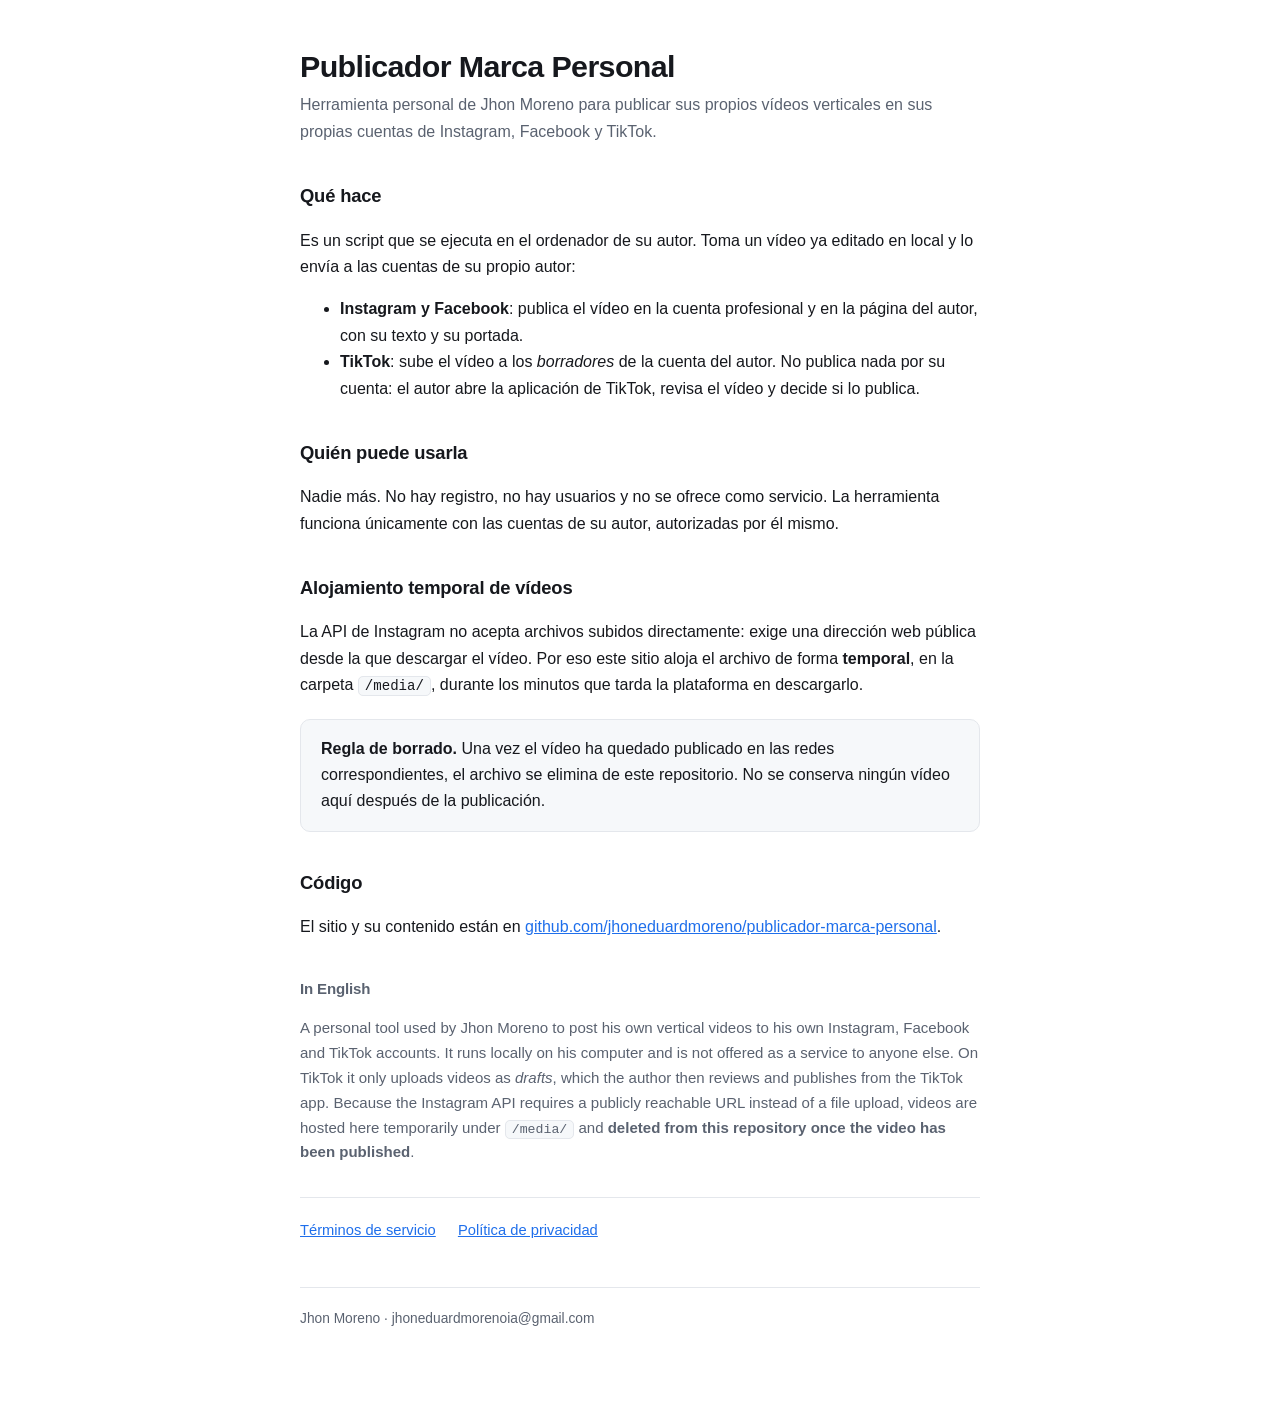
<file: index.html>
<!doctype html>
<html lang="es">
<head>
<meta charset="utf-8">
<meta name="viewport" content="width=device-width, initial-scale=1">
<title>Publicador Marca Personal</title>
<link rel="stylesheet" href="estilo.css">
</head>
<body>
<main>
  <h1>Publicador Marca Personal</h1>
  <p class="sub">Herramienta personal de Jhon Moreno para publicar sus propios vídeos verticales en sus propias cuentas de Instagram, Facebook y TikTok.</p>

  <h2>Qué hace</h2>
  <p>Es un script que se ejecuta en el ordenador de su autor. Toma un vídeo ya editado en local y lo envía a las cuentas de su propio autor:</p>
  <ul>
    <li><strong>Instagram y Facebook</strong>: publica el vídeo en la cuenta profesional y en la página del autor, con su texto y su portada.</li>
    <li><strong>TikTok</strong>: sube el vídeo a los <em>borradores</em> de la cuenta del autor. No publica nada por su cuenta: el autor abre la aplicación de TikTok, revisa el vídeo y decide si lo publica.</li>
  </ul>

  <h2>Quién puede usarla</h2>
  <p>Nadie más. No hay registro, no hay usuarios y no se ofrece como servicio. La herramienta funciona únicamente con las cuentas de su autor, autorizadas por él mismo.</p>

  <h2>Alojamiento temporal de vídeos</h2>
  <p>La API de Instagram no acepta archivos subidos directamente: exige una dirección web pública desde la que descargar el vídeo. Por eso este sitio aloja el archivo de forma <strong>temporal</strong>, en la carpeta <code>/media/</code>, durante los minutos que tarda la plataforma en descargarlo.</p>
  <div class="caja">
    <p><strong>Regla de borrado.</strong> Una vez el vídeo ha quedado publicado en las redes correspondientes, el archivo se elimina de este repositorio. No se conserva ningún vídeo aquí después de la publicación.</p>
  </div>

  <h2>Código</h2>
  <p>El sitio y su contenido están en <a href="https://github.com/jhoneduardmoreno/publicador-marca-personal">github.com/jhoneduardmoreno/publicador-marca-personal</a>.</p>

  <h2 class="en">In English</h2>
  <p class="en">A personal tool used by Jhon Moreno to post his own vertical videos to his own Instagram, Facebook and TikTok accounts. It runs locally on his computer and is not offered as a service to anyone else. On TikTok it only uploads videos as <em>drafts</em>, which the author then reviews and publishes from the TikTok app. Because the Instagram API requires a publicly reachable URL instead of a file upload, videos are hosted here temporarily under <code>/media/</code> and <strong>deleted from this repository once the video has been published</strong>.</p>

  <nav>
    <a href="terminos.html">Términos de servicio</a>
    <a href="privacidad.html">Política de privacidad</a>
  </nav>
  <footer>Jhon Moreno · jhoneduardmorenoia@gmail.com</footer>
</main>
</body>
</html>
</file>
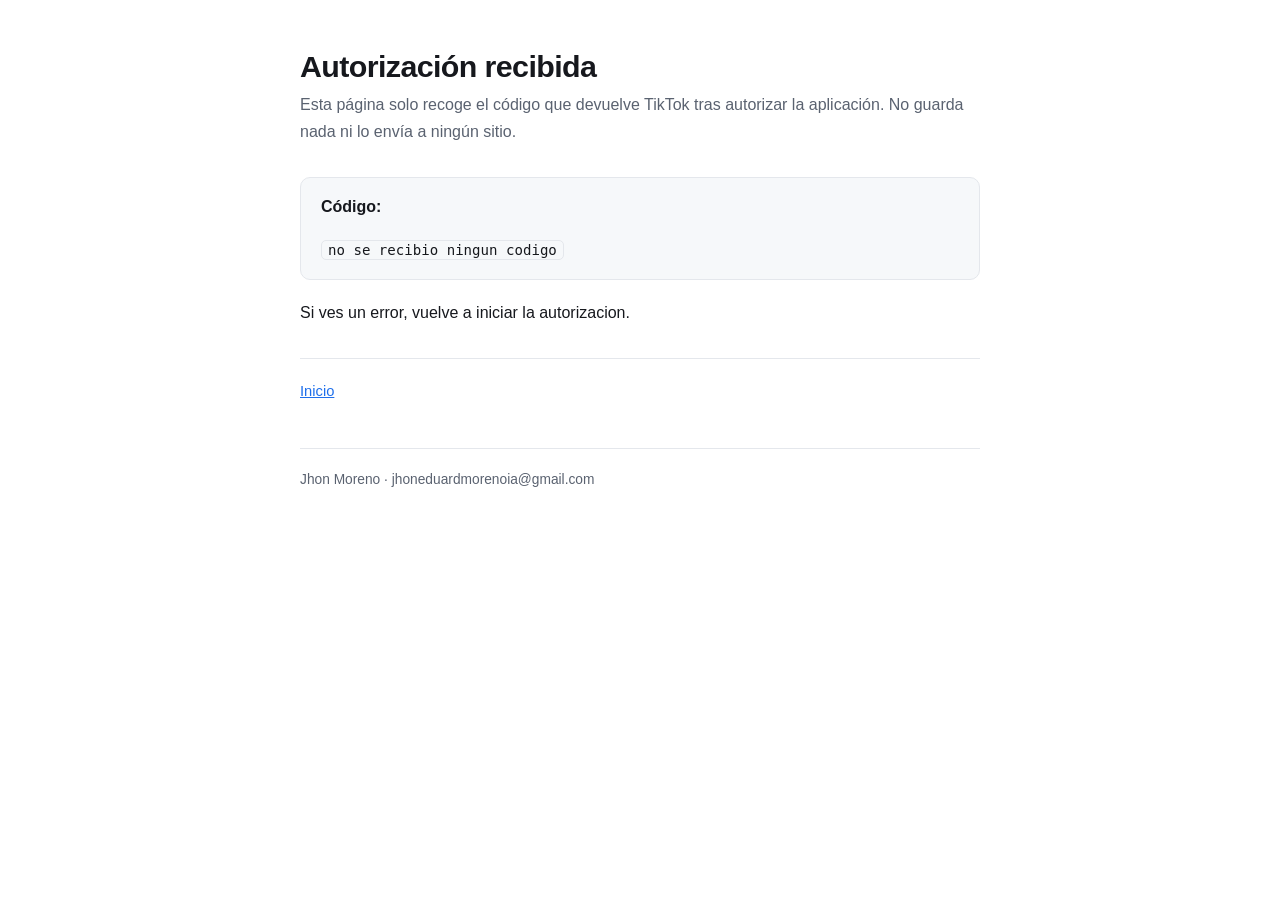
<file: callback.html>
<!doctype html>
<html lang="es">
<head>
<meta charset="utf-8">
<meta name="viewport" content="width=device-width, initial-scale=1">
<title>Autorización · Publicador Marca Personal</title>
<link rel="stylesheet" href="estilo.css">
</head>
<body>
<main>
  <h1>Autorización recibida</h1>
  <p class="sub">Esta página solo recoge el código que devuelve TikTok tras autorizar la aplicación. No guarda nada ni lo envía a ningún sitio.</p>
  <div class="caja">
    <p><strong>Código:</strong></p>
    <p><code id="codigo">—</code></p>
  </div>
  <p id="aviso"></p>
  <nav><a href="index.html">Inicio</a></nav>
  <footer>Jhon Moreno · jhoneduardmorenoia@gmail.com</footer>
</main>
<script>
  var p = new URLSearchParams(location.search);
  var code = p.get('code');
  var err = p.get('error');
  document.getElementById('codigo').textContent = code || err || 'no se recibio ningun codigo';
  document.getElementById('aviso').textContent = code
    ? 'Copia este codigo y pegalo donde se te pida. Caduca en pocos minutos.'
    : 'Si ves un error, vuelve a iniciar la autorizacion.';
</script>
</body>
</html>
</file>
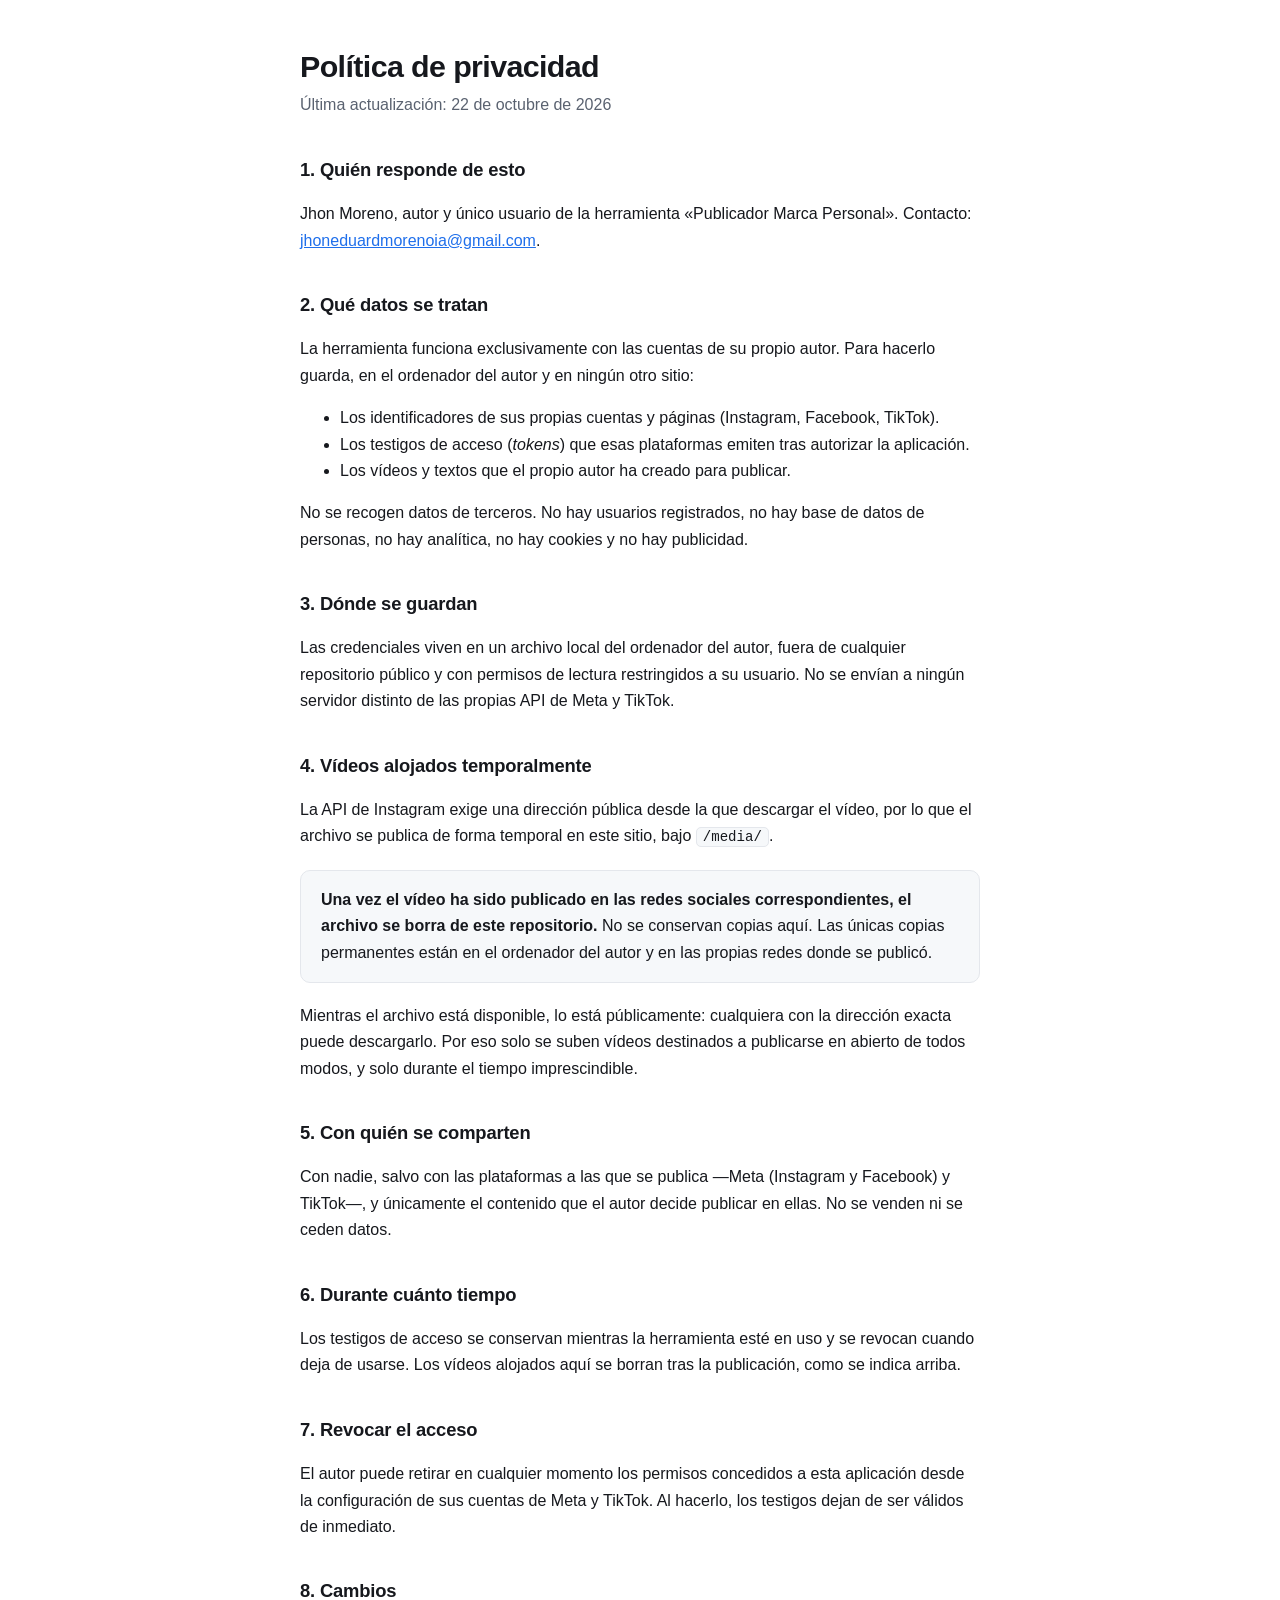
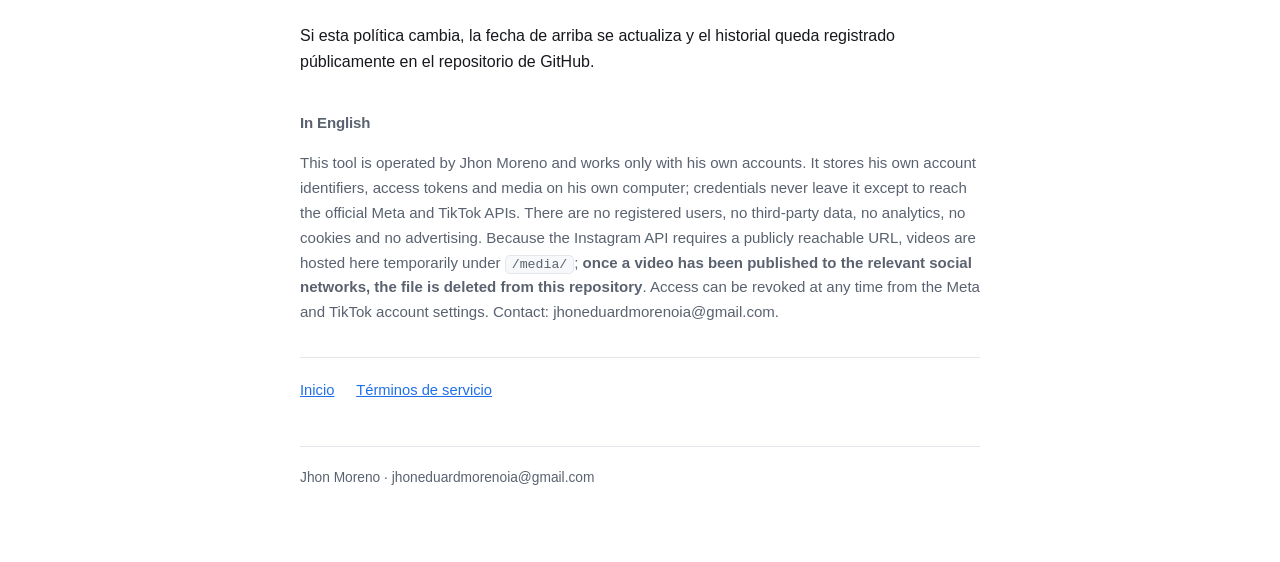
<file: privacidad.html>
<!doctype html>
<html lang="es">
<head>
<meta charset="utf-8">
<meta name="viewport" content="width=device-width, initial-scale=1">
<title>Política de privacidad · Publicador Marca Personal</title>
<link rel="stylesheet" href="estilo.css">
</head>
<body>
<main>
  <h1>Política de privacidad</h1>
  <p class="sub">Última actualización: 22 de octubre de 2026</p>

  <h2>1. Quién responde de esto</h2>
  <p>Jhon Moreno, autor y único usuario de la herramienta «Publicador Marca Personal». Contacto: <a href="mailto:jhoneduardmorenoia@gmail.com">jhoneduardmorenoia@gmail.com</a>.</p>

  <h2>2. Qué datos se tratan</h2>
  <p>La herramienta funciona exclusivamente con las cuentas de su propio autor. Para hacerlo guarda, en el ordenador del autor y en ningún otro sitio:</p>
  <ul>
    <li>Los identificadores de sus propias cuentas y páginas (Instagram, Facebook, TikTok).</li>
    <li>Los testigos de acceso (<em>tokens</em>) que esas plataformas emiten tras autorizar la aplicación.</li>
    <li>Los vídeos y textos que el propio autor ha creado para publicar.</li>
  </ul>
  <p>No se recogen datos de terceros. No hay usuarios registrados, no hay base de datos de personas, no hay analítica, no hay cookies y no hay publicidad.</p>

  <h2>3. Dónde se guardan</h2>
  <p>Las credenciales viven en un archivo local del ordenador del autor, fuera de cualquier repositorio público y con permisos de lectura restringidos a su usuario. No se envían a ningún servidor distinto de las propias API de Meta y TikTok.</p>

  <h2>4. Vídeos alojados temporalmente</h2>
  <p>La API de Instagram exige una dirección pública desde la que descargar el vídeo, por lo que el archivo se publica de forma temporal en este sitio, bajo <code>/media/</code>.</p>
  <div class="caja">
    <p><strong>Una vez el vídeo ha sido publicado en las redes sociales correspondientes, el archivo se borra de este repositorio.</strong> No se conservan copias aquí. Las únicas copias permanentes están en el ordenador del autor y en las propias redes donde se publicó.</p>
  </div>
  <p>Mientras el archivo está disponible, lo está públicamente: cualquiera con la dirección exacta puede descargarlo. Por eso solo se suben vídeos destinados a publicarse en abierto de todos modos, y solo durante el tiempo imprescindible.</p>

  <h2>5. Con quién se comparten</h2>
  <p>Con nadie, salvo con las plataformas a las que se publica —Meta (Instagram y Facebook) y TikTok—, y únicamente el contenido que el autor decide publicar en ellas. No se venden ni se ceden datos.</p>

  <h2>6. Durante cuánto tiempo</h2>
  <p>Los testigos de acceso se conservan mientras la herramienta esté en uso y se revocan cuando deja de usarse. Los vídeos alojados aquí se borran tras la publicación, como se indica arriba.</p>

  <h2>7. Revocar el acceso</h2>
  <p>El autor puede retirar en cualquier momento los permisos concedidos a esta aplicación desde la configuración de sus cuentas de Meta y TikTok. Al hacerlo, los testigos dejan de ser válidos de inmediato.</p>

  <h2>8. Cambios</h2>
  <p>Si esta política cambia, la fecha de arriba se actualiza y el historial queda registrado públicamente en el repositorio de GitHub.</p>

  <h2 class="en">In English</h2>
  <p class="en">This tool is operated by Jhon Moreno and works only with his own accounts. It stores his own account identifiers, access tokens and media on his own computer; credentials never leave it except to reach the official Meta and TikTok APIs. There are no registered users, no third-party data, no analytics, no cookies and no advertising. Because the Instagram API requires a publicly reachable URL, videos are hosted here temporarily under <code>/media/</code>; <strong>once a video has been published to the relevant social networks, the file is deleted from this repository</strong>. Access can be revoked at any time from the Meta and TikTok account settings. Contact: jhoneduardmorenoia@gmail.com.</p>

  <nav>
    <a href="index.html">Inicio</a>
    <a href="terminos.html">Términos de servicio</a>
  </nav>
  <footer>Jhon Moreno · jhoneduardmorenoia@gmail.com</footer>
</main>
</body>
</html>
</file>
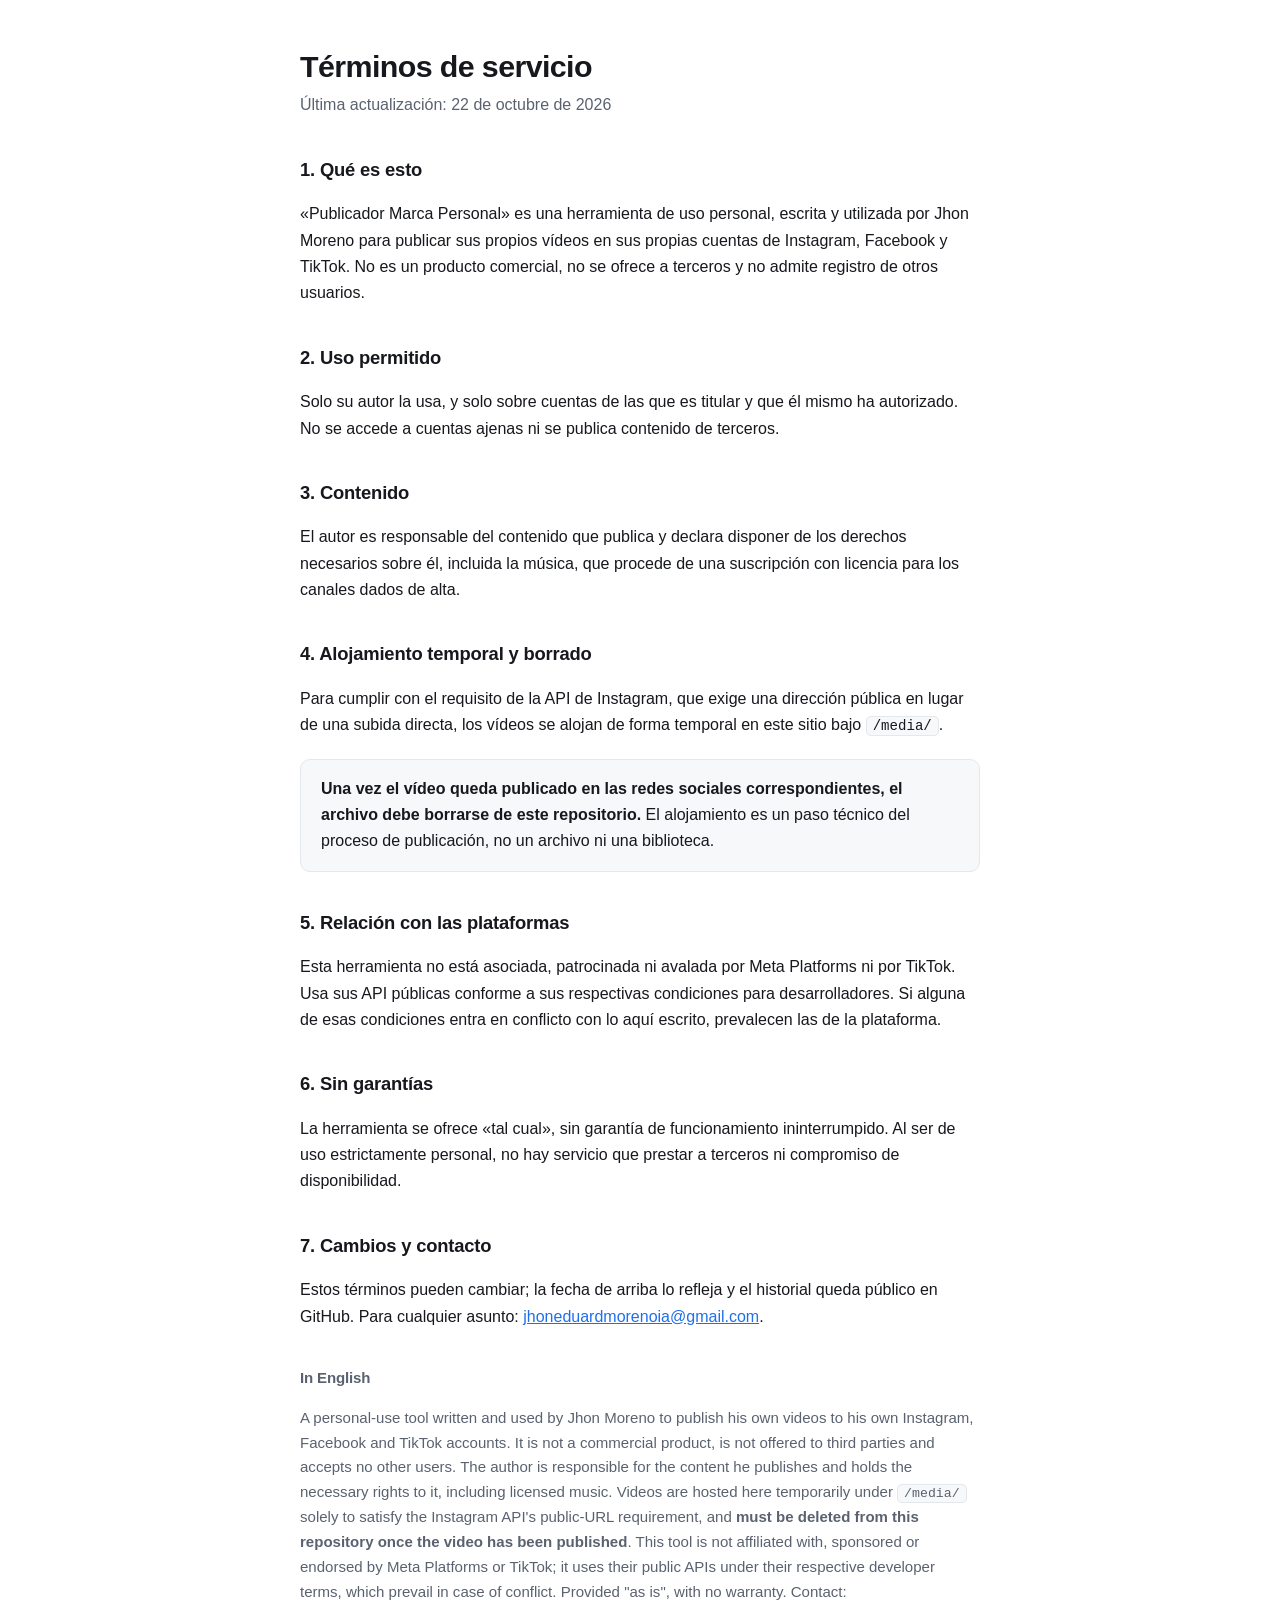
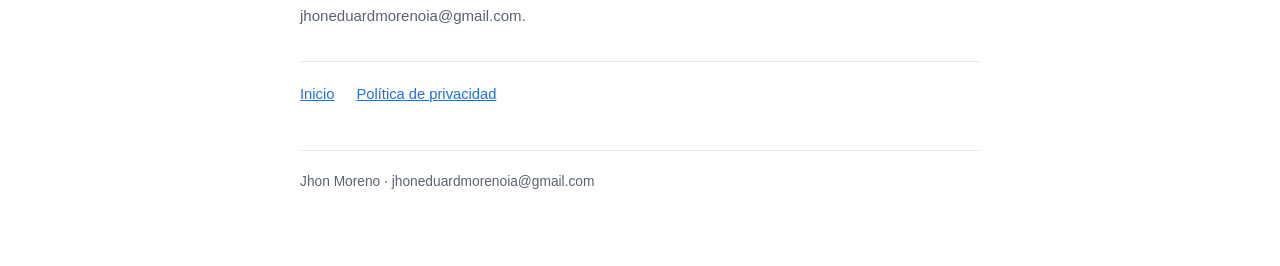
<file: terminos.html>
<!doctype html>
<html lang="es">
<head>
<meta charset="utf-8">
<meta name="viewport" content="width=device-width, initial-scale=1">
<title>Términos de servicio · Publicador Marca Personal</title>
<link rel="stylesheet" href="estilo.css">
</head>
<body>
<main>
  <h1>Términos de servicio</h1>
  <p class="sub">Última actualización: 22 de octubre de 2026</p>

  <h2>1. Qué es esto</h2>
  <p>«Publicador Marca Personal» es una herramienta de uso personal, escrita y utilizada por Jhon Moreno para publicar sus propios vídeos en sus propias cuentas de Instagram, Facebook y TikTok. No es un producto comercial, no se ofrece a terceros y no admite registro de otros usuarios.</p>

  <h2>2. Uso permitido</h2>
  <p>Solo su autor la usa, y solo sobre cuentas de las que es titular y que él mismo ha autorizado. No se accede a cuentas ajenas ni se publica contenido de terceros.</p>

  <h2>3. Contenido</h2>
  <p>El autor es responsable del contenido que publica y declara disponer de los derechos necesarios sobre él, incluida la música, que procede de una suscripción con licencia para los canales dados de alta.</p>

  <h2>4. Alojamiento temporal y borrado</h2>
  <p>Para cumplir con el requisito de la API de Instagram, que exige una dirección pública en lugar de una subida directa, los vídeos se alojan de forma temporal en este sitio bajo <code>/media/</code>.</p>
  <div class="caja">
    <p><strong>Una vez el vídeo queda publicado en las redes sociales correspondientes, el archivo debe borrarse de este repositorio.</strong> El alojamiento es un paso técnico del proceso de publicación, no un archivo ni una biblioteca.</p>
  </div>

  <h2>5. Relación con las plataformas</h2>
  <p>Esta herramienta no está asociada, patrocinada ni avalada por Meta Platforms ni por TikTok. Usa sus API públicas conforme a sus respectivas condiciones para desarrolladores. Si alguna de esas condiciones entra en conflicto con lo aquí escrito, prevalecen las de la plataforma.</p>

  <h2>6. Sin garantías</h2>
  <p>La herramienta se ofrece «tal cual», sin garantía de funcionamiento ininterrumpido. Al ser de uso estrictamente personal, no hay servicio que prestar a terceros ni compromiso de disponibilidad.</p>

  <h2>7. Cambios y contacto</h2>
  <p>Estos términos pueden cambiar; la fecha de arriba lo refleja y el historial queda público en GitHub. Para cualquier asunto: <a href="mailto:jhoneduardmorenoia@gmail.com">jhoneduardmorenoia@gmail.com</a>.</p>

  <h2 class="en">In English</h2>
  <p class="en">A personal-use tool written and used by Jhon Moreno to publish his own videos to his own Instagram, Facebook and TikTok accounts. It is not a commercial product, is not offered to third parties and accepts no other users. The author is responsible for the content he publishes and holds the necessary rights to it, including licensed music. Videos are hosted here temporarily under <code>/media/</code> solely to satisfy the Instagram API's public-URL requirement, and <strong>must be deleted from this repository once the video has been published</strong>. This tool is not affiliated with, sponsored or endorsed by Meta Platforms or TikTok; it uses their public APIs under their respective developer terms, which prevail in case of conflict. Provided "as is", with no warranty. Contact: jhoneduardmorenoia@gmail.com.</p>

  <nav>
    <a href="index.html">Inicio</a>
    <a href="privacidad.html">Política de privacidad</a>
  </nav>
  <footer>Jhon Moreno · jhoneduardmorenoia@gmail.com</footer>
</main>
</body>
</html>
</file>
<file: estilo.css>
:root {
  --fondo: #ffffff;
  --texto: #16181d;
  --suave: #5a6270;
  --borde: #e4e7ec;
  --acento: #1f6feb;
  --caja: #f6f8fa;
}
@media (prefers-color-scheme: dark) {
  :root {
    --fondo: #0d1117;
    --texto: #e6edf3;
    --suave: #9198a1;
    --borde: #30363d;
    --acento: #58a6ff;
    --caja: #161b22;
  }
}
* { box-sizing: border-box; }
body {
  margin: 0;
  padding: 48px 20px 72px;
  background: var(--fondo);
  color: var(--texto);
  font: 16px/1.65 -apple-system, BlinkMacSystemFont, "Segoe UI", Roboto, Helvetica, Arial, sans-serif;
}
main { max-width: 680px; margin: 0 auto; }
h1 { font-size: 1.9rem; line-height: 1.2; margin: 0 0 8px; letter-spacing: -0.02em; }
h2 { font-size: 1.15rem; margin: 36px 0 10px; letter-spacing: -0.01em; }
h3 { font-size: 1rem; margin: 24px 0 8px; color: var(--suave); text-transform: uppercase; letter-spacing: 0.05em; font-weight: 600; }
p, li { color: var(--texto); }
.sub { color: var(--suave); margin: 0 0 32px; }
a { color: var(--acento); }
nav { margin: 32px 0 0; padding-top: 20px; border-top: 1px solid var(--borde); font-size: 0.92rem; }
nav a { margin-right: 18px; }
.caja {
  background: var(--caja);
  border: 1px solid var(--borde);
  border-radius: 10px;
  padding: 16px 20px;
  margin: 20px 0;
}
.caja p:first-child { margin-top: 0; }
.caja p:last-child { margin-bottom: 0; }
footer { margin-top: 44px; padding-top: 20px; border-top: 1px solid var(--borde); color: var(--suave); font-size: 0.86rem; }
code { background: var(--caja); border: 1px solid var(--borde); border-radius: 5px; padding: 1px 6px; font-size: 0.88em; }
.en { color: var(--suave); font-size: 0.94rem; }
</file>
